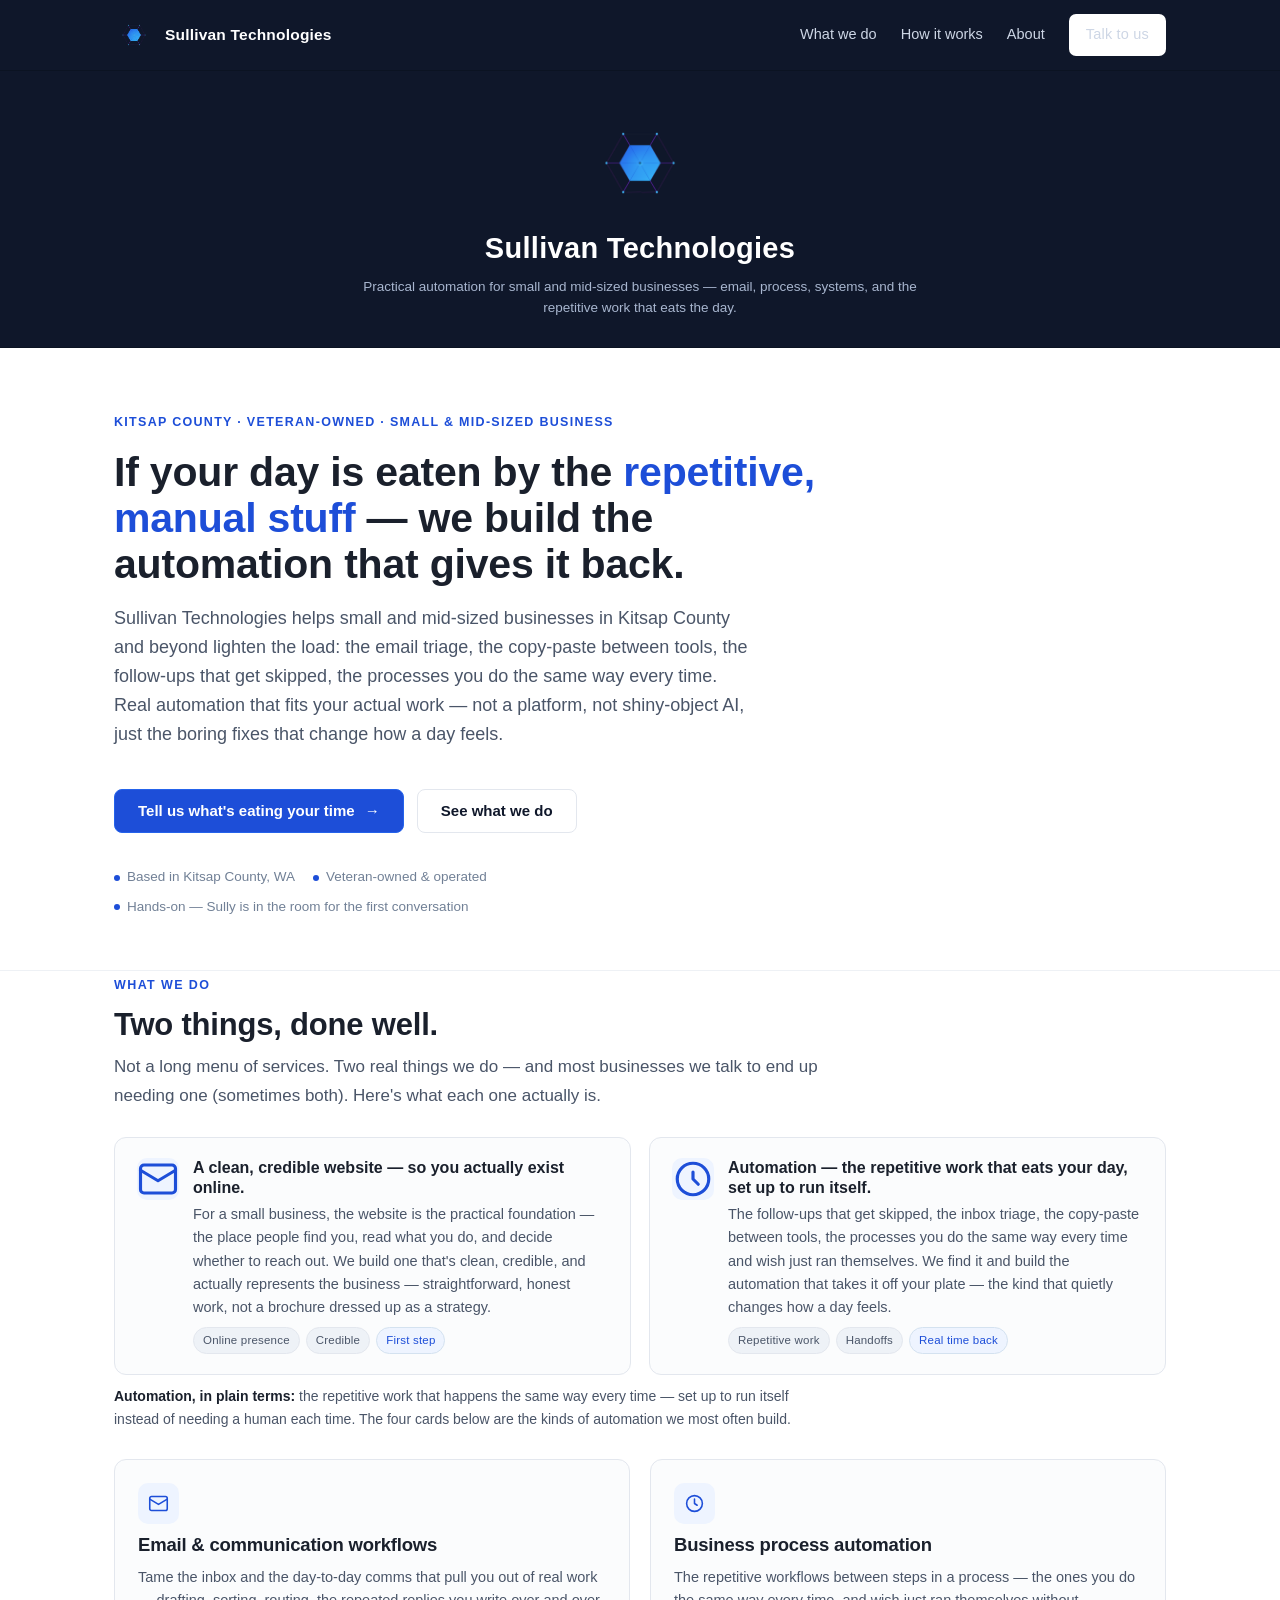
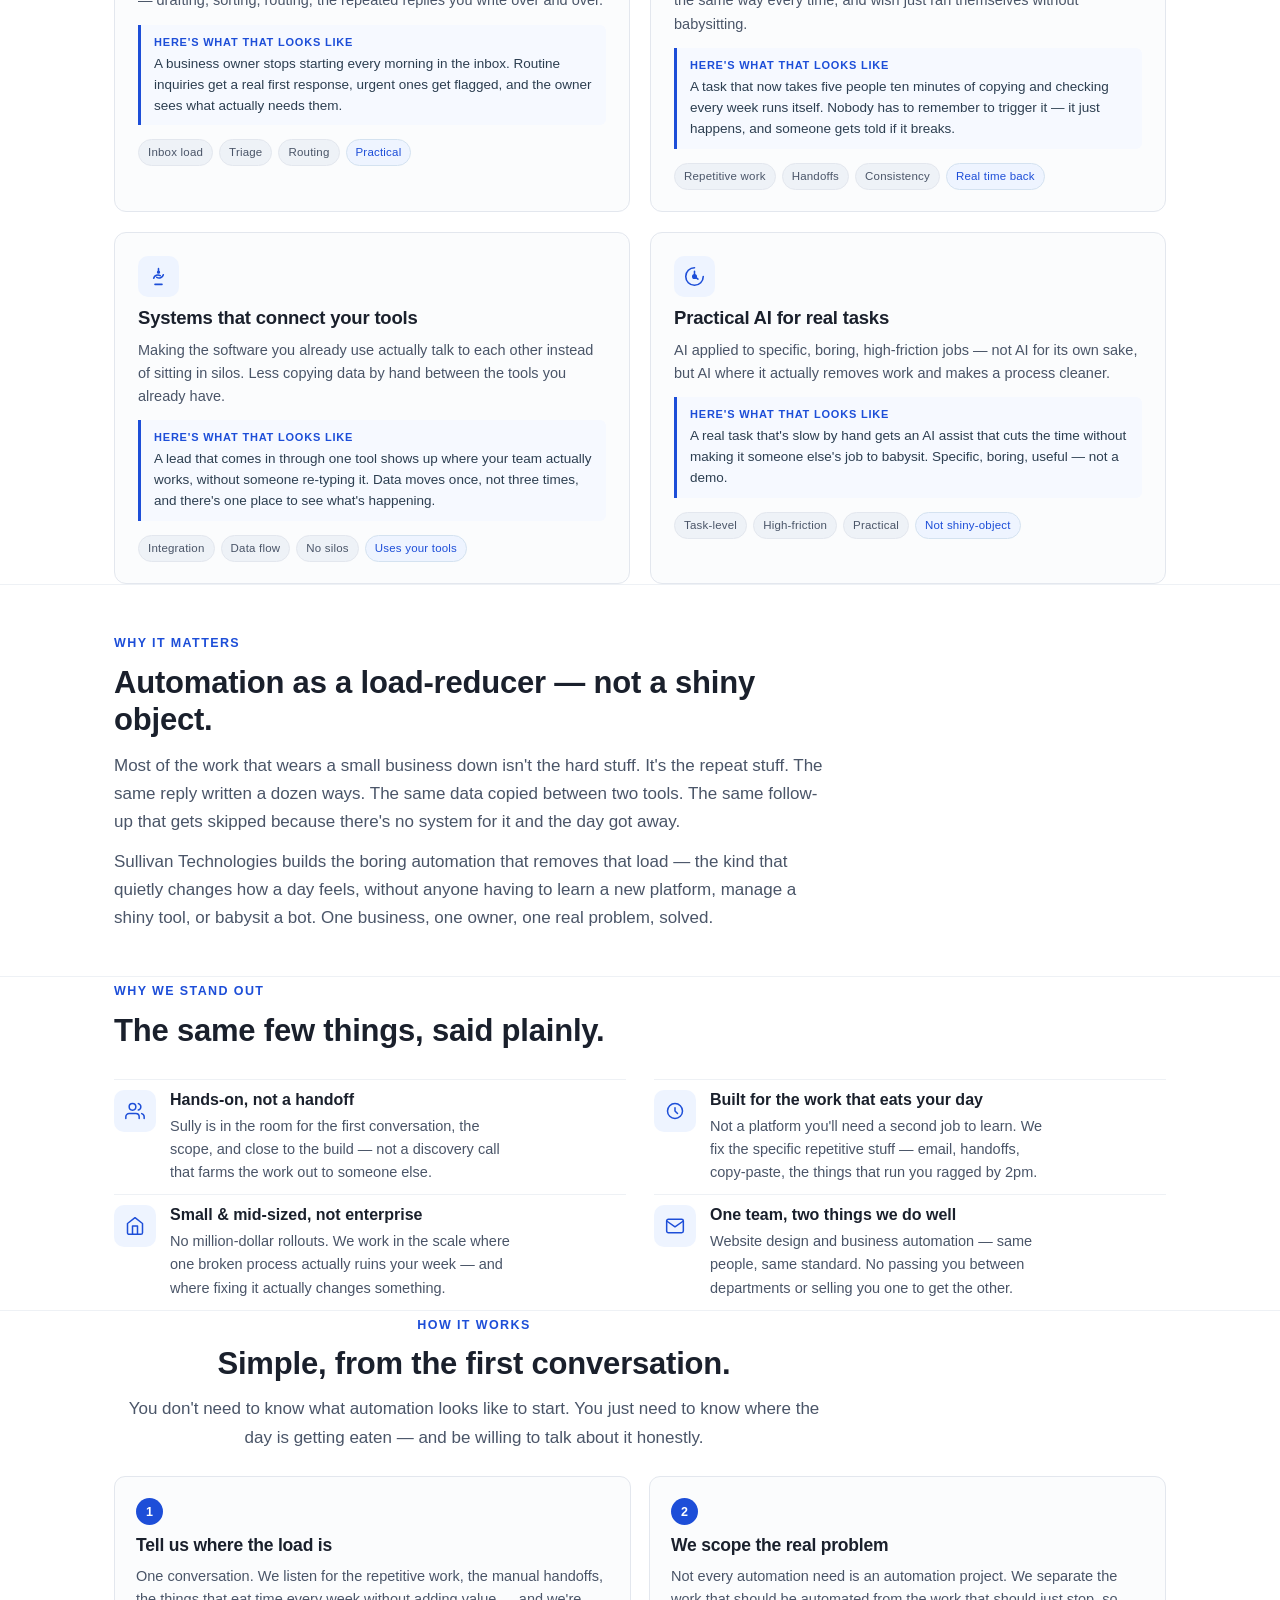
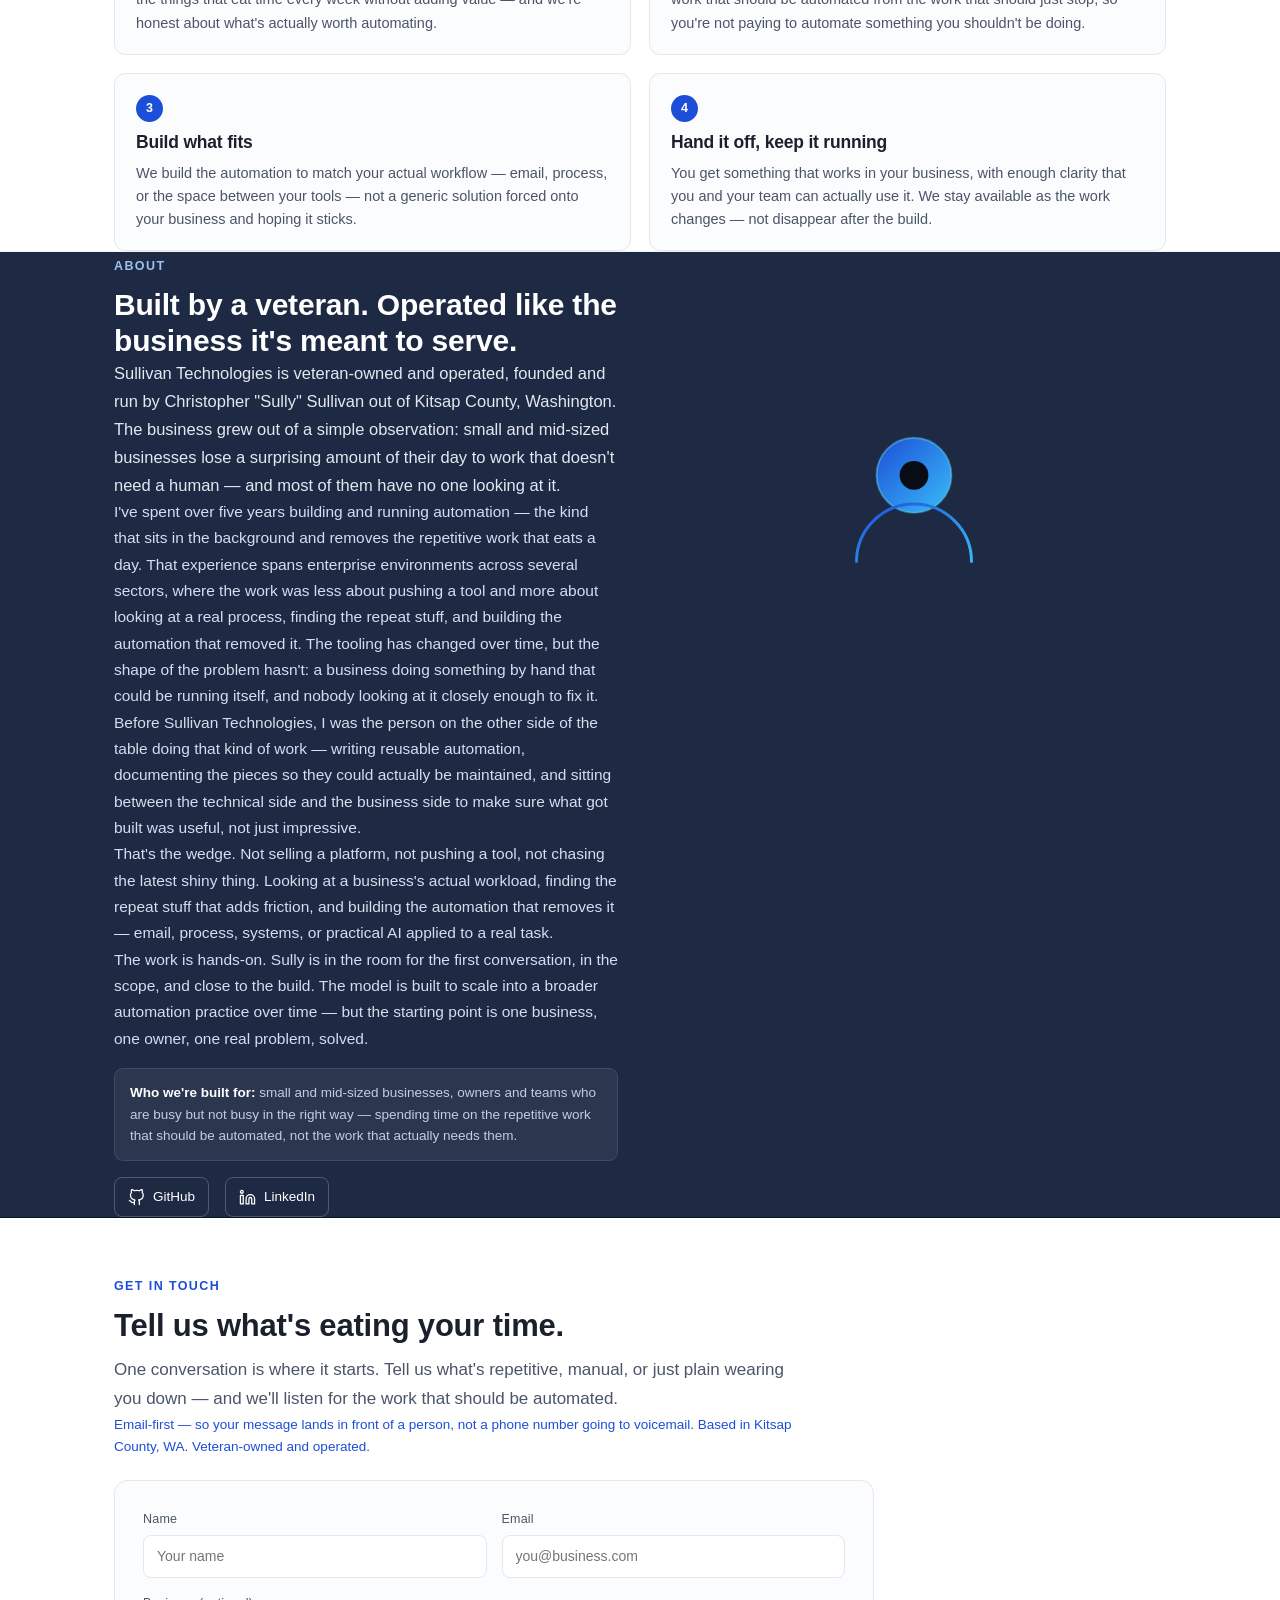
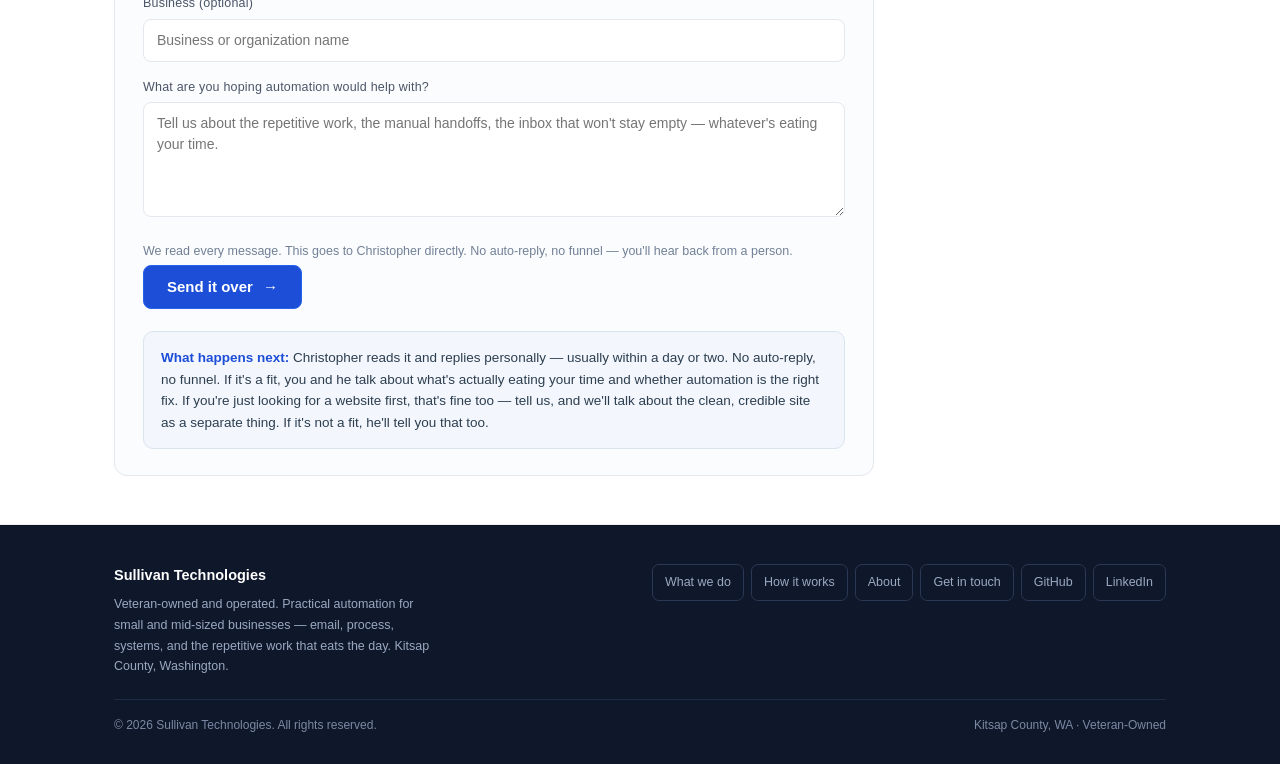
<file: index.html>
<!DOCTYPE html>
<html lang="en">
<head>
<meta charset="UTF-8">
<meta name="viewport" content="width=device-width, initial-scale=1.0">
<title>Sullivan Technologies — Practical Automation for Small &amp; Mid-Sized Business</title>
<meta name="description" content="Sullivan Technologies helps small and mid-sized businesses in Kitsap County cut the repetitive work that eats their day — email, process, systems, and practical AI. Veteran-owned and operated. Christopher Sully Sullivan.">
<link rel="icon" href="Logos/logo-mark.png" type="image/png">
<style>
:root{
  --bg:#f6f7f9;
  --bg-2:#ffffff;
  --panel:#ffffff;
  --line:#e3e7ee;
  --line-soft:#eef1f5;
  --navy:#0f172a;
  --navy-soft:#1e2a44;
  --blue:#1d4ed8;
  --blue-2:#2563eb;
  --text:#1a202c;
  --muted:#4a5568;
  --dim:#718096;
}
*{box-sizing:border-box;margin:0;padding:0}
html{scroll-behavior:smooth}
body{
  font-family:-apple-system,BlinkMacSystemFont,"Segoe UI",Roboto,"Helvetica Neue",Arial,sans-serif;
  background:var(--bg);color:var(--text);line-height:1.65;
  -webkit-font-smoothing:antialiased;overflow-x:hidden;
}
a{color:var(--blue);text-decoration:none}a:hover{color:var(--blue-2)}
.wrapper{max-width:1100px;margin:0 auto;padding:0 24px}
h1,h2,h3{font-weight:650;line-height:1.2;letter-spacing:-0.2px;color:var(--text)}
h1{font-size:40px}h2{font-size:31px}h3{font-size:19px}
.eyebrow{font-size:12.5px;font-weight:600;letter-spacing:1.4px;text-transform:uppercase;color:var(--blue);margin-bottom:10px;display:inline-block}
.lede{color:var(--muted);font-size:17px;line-height:1.7}

.site-header{background:var(--navy);border-bottom:1px solid #0b1322}
.header-inner{display:flex;align-items:center;justify-content:space-between;padding:14px 24px;max-width:1100px;margin:0 auto;gap:16px}
.brand-mark{display:flex;align-items:center;gap:11px}
.brand-mark img{width:40px;height:40px;flex-shrink:0;display:block}
.brand-mark span{font-size:15.5px;font-weight:650;color:#ffffff;letter-spacing:0.2px;line-height:1.1}
.nav-links{display:flex;align-items:center;gap:24px}
.nav-links a{color:#cdd6e5;font-size:14.5px;font-weight:500;transition:color .15s}
.nav-links a:hover{color:#ffffff}
.nav-cta{background:#ffffff;color:var(--navy);border-radius:7px;padding:9px 17px;font-size:14px;font-weight:600;letter-spacing:0.2px;transition:background .15s}
.nav-cta:hover{background:#e8edf5}

.brand-banner{background:var(--navy);border-bottom:1px solid #0b1322;padding:32px 0 28px}
.brand-banner-link{display:flex;flex-direction:column;align-items:center;justify-content:center;text-decoration:none;color:#ffffff;gap:9px}
.brand-banner-logo{width:120px;height:120px;flex-shrink:0;display:block;image-rendering:auto}
.brand-banner-name{font-size:29px;font-weight:650;letter-spacing:0.3px;text-align:center;line-height:1.15}
.brand-banner-sub{font-size:13.5px;color:#a8b6cf;text-align:center;max-width:560px;line-height:1.55;margin-top:3px}

.hero{background:#ffffff;padding:64px 0 52px;border-bottom:1px solid var(--line-soft);position:relative;overflow:hidden}
.hero-grid{display:flex;flex-direction:column;gap:17px;max-width:720px}
.hero-eyebrow{font-size:12.5px;font-weight:600;letter-spacing:1.3px;text-transform:uppercase;color:var(--blue);display:inline-block}
.hero h1{font-size:41px;line-height:1.12;max-width:760px}
.hero h1 .hl{color:var(--blue)}
.hero-sub{color:var(--muted);font-size:18px;line-height:1.6;max-width:640px}
.hero-meta{margin-top:16px;font-size:13.5px;color:var(--dim);display:flex;flex-wrap:wrap;gap:7px 18px;align-items:center}
.hero-meta .pip{display:inline-flex;align-items:center;gap:7px}
.hero-meta .pip .dot{width:6px;height:6px;border-radius:50%;background:var(--blue);display:inline-block}

/* rotating background accent behind the hero — subtle drift, not a content carousel */
.hero-rotate{position:absolute;inset:0;overflow:hidden;pointer-events:none;z-index:-1}
.hero-rotate .ring{position:absolute;border-radius:50%;border:1.6px solid rgba(56,189,248,0.19);box-sizing:border-box}
.hero-rotate .hex{position:absolute;opacity:0.22}
.hero-rotate .hex svg{display:block}
@keyframes hero-drift{0%{transform:translate(0,0) rotate(0)}100%{transform:translate(12px,-10px) rotate(280deg)}}
@keyframes hero-floatA{0%,100%{transform:translateY(0)}50%{transform:translateY(-14px)}}
@keyframes hero-floatB{0%,100%{transform:translateY(0)}50%{transform:translateY(10px)}}
.hero-rotate .ring.a{animation:hero-floatA 11s ease-in-out infinite}
.hero-rotate .ring.b{animation:hero-floatB 13s ease-in-out infinite}
.hero-rotate .hex.c{animation:hero-drift 26s linear infinite}
.hero-cta-row{display:flex;flex-wrap:wrap;gap:13px;margin-top:24px}
.btn{display:inline-block;text-align:center;font-weight:600;font-size:15px;padding:12px 23px;border-radius:8px;cursor:pointer;border:1px solid transparent;transition:background .15s,color .15s,border-color .15s;line-height:1.2}
.btn-primary{background:var(--blue);color:#fff;border-color:var(--blue-2)}
.btn-primary:hover{background:var(--blue-2);color:#fff}
.btn-ghost{background:transparent;color:var(--navy);border-color:var(--line)}
.btn-ghost:hover{border-color:var(--blue);color:var(--blue)}

section{background:#ffffff;border-bottom:1px solid var(--line-soft)}
.card-grid{display:grid;grid-template-columns:1fr 1fr;gap:20px;margin-top:28px}
.card{background:#fbfcfd;border:1px solid var(--line);border-radius:12px;padding:23px 23px 21px;display:flex;flex-direction:column;gap:9px;transition:border-color .15s,box-shadow .15s}
.card:hover{border-color:#cdd9ea;box-shadow:0 6px 18px rgba(15,23,42,0.05)}
.card .card-head{display:flex;flex-direction:column;gap:6px}
.card h3{font-size:18.5px;font-weight:650;color:var(--text);line-height:1.3}
.card-icon{width:41px;height:41px;border-radius:10px;background:#eef4ff;display:flex;align-items:center;justify-content:center;margin-bottom:3px;color:var(--blue)}
.card-icon svg{width:21px;height:21px;display:block}
.card p{font-size:14.5px;line-height:1.6;color:var(--muted)}
.card .example{margin-top:3px;padding:9px 13px;border-left:3px solid var(--blue);background:#f6f9ff;border-radius:0 6px 6px 0;font-size:13.5px;line-height:1.55;color:#2c3e50}
.card .example strong{display:block;font-size:11px;text-transform:uppercase;letter-spacing:0.8px;color:var(--blue);margin-bottom:3px;font-weight:700}
.card-tags{display:flex;flex-wrap:wrap;gap:6px;margin-top:5px}
.tag{background:#eef2f7;border:1px solid var(--line);color:var(--muted);font-size:11.5px;padding:3px 9px;border-radius:20px;letter-spacing:0.2px}
.tag.accent{background:#eef4ff;border-color:#d4e2f0;color:var(--blue)}

.small-section-pad{padding:44px 0}
.lead-body{max-width:720px;color:var(--muted);font-size:17px;line-height:1.65}

.steps{display:grid;grid-template-columns:1fr 1fr;gap:18px;margin-top:24px}
.step{background:#fbfcfd;border:1px solid var(--line);border-radius:11px;padding:21px 21px 19px;display:flex;flex-direction:column;gap:8px}
.step .num{width:27px;height:27px;border-radius:50%;background:var(--blue);color:#fff;display:flex;align-items:center;justify-content:center;font-size:12.5px;font-weight:700;margin-bottom:1px}
.step h3{font-size:17.5px;font-weight:650;color:var(--text);line-height:1.3}
.step p{font-size:14.5px;line-height:1.6;color:var(--muted)}

#about{background:var(--navy-soft);color:#e3e8f0;border-bottom:1px solid #0b1322}
#about .wrapper{color:#e3e8f0}
#about h2{color:#fff;font-size:30px}
#about .about-grid{display:grid;grid-template-columns:1fr 1fr;gap:44px;align-items:start}
#about .about-text .lede{max-width:100%}
#about .about-text p{font-size:15.5px;line-height:1.7;color:#d5ddee}
#about .about-text .lede{font-size:16.5px;color:#e3e8f0}
#about .about-extra{margin-top:16px;padding:13px 15px;border-radius:9px;background:rgba(255,255,255,0.06);border:1px solid rgba(255,255,255,0.10);font-size:13.5px;line-height:1.6;color:#c2cee0}
#about .about-extra strong{color:#fff}
#about .about-links{display:flex;gap:16px;margin-top:16px;flex-wrap:wrap}
#about .about-links a{color:#fff;text-decoration:none;font-size:13.5px;display:flex;align-items:center;gap:8px;padding:8px 13px;border:1px solid rgba(255,255,255,0.22);border-radius:8px;transition:background .15s,border-color .15s}
#about .about-links a:hover{background:rgba(255,255,255,0.10);border-color:rgba(255,255,255,0.4)}
#about .about-links svg{width:17px;height:17px;display:block;flex-shrink:0}
#about .about-image{width:100%;display:flex;justify-content:center;align-items:center;aspect-ratio:1}
#about .about-image svg{width:100%;height:100%;max-width:230px;max-height:230px}

#contact{background:#ffffff;border-bottom:1px solid var(--line-soft);padding:54px 0 48px}
.contact-wrap{max-width:760px}
.contact-intro{max-width:700px}
.contact-note{color:var(--blue);font-size:13.5px;margin-bottom:22px;font-weight:500}
.form-card{background:#fbfcfd;border:1px solid var(--line);border-radius:13px;padding:28px 28px 26px}
.field-row{display:grid;grid-template-columns:1fr 1fr;gap:15px}
.field{margin-bottom:15px}
.field label{display:block;font-size:12.5px;color:var(--muted);margin-bottom:5px;letter-spacing:0.2px;font-weight:500}
.field input,.field textarea{width:100%;background:#fff;border:1px solid var(--line);border-radius:8px;padding:10px 13px;color:var(--text);font-size:14px;font-family:inherit;line-height:1.5;transition:border-color .15s,box-shadow .15s}
.field textarea{resize:vertical;min-height:115px}
.field input:focus,.field textarea:focus{outline:none;border-color:var(--blue);box-shadow:0 0 0 3px rgba(37,99,235,0.12)}
.form-note-bottom{margin:0;color:var(--dim);font-size:12.5px;line-height:1.55;margin-top:16px}
.form-submit{margin-top:4px}
.what-next{margin-top:22px;padding:15px 17px;border-radius:10px;background:#f3f6fc;border:1px solid #dce4f0;font-size:13.5px;line-height:1.6;color:#2c3e50}
.what-next strong{color:var(--blue)}

.site-footer{background:var(--navy);color:#a8b6cf;padding:38px 0 28px;border-top:1px solid #0b1322}
.footer-grid{display:flex;flex-wrap:wrap;justify-content:space-between;gap:22px;align-items:flex-start}
.footer-brand{max-width:340px}
.footer-brand .brand-name{font-size:14.5px;color:#fff;font-weight:650}
.footer-brand p{font-size:12.5px;line-height:1.65;margin-top:6px;color:#9aa9c2;max-width:320px}
.footer-links{display:flex;flex-wrap:wrap;gap:7px}
.footer-links a{color:#9aa9c2;font-size:12.5px;border:1px solid #2a3854;padding:7px 12px;border-radius:7px;transition:border-color .15s,color .15s}
.footer-links a:hover{border-color:#4a6491;color:#fff}
.footer-bottom{width:100%;margin-top:22px;padding-top:16px;border-top:1px solid #1d2a44;display:flex;flex-wrap:wrap;justify-content:space-between;gap:10px;color:#7c89a3;font-size:12px}

@media (max-width:760px){
  .nav-links{display:none}
  .hero{padding:42px 0 36px}
  .hero h1{font-size:31px}
  .hero-sub{font-size:16px}
  .section-pad{padding:50px 0}
  .about-grid{grid-template-columns:1fr;gap:28px}
  .card-grid{grid-template-columns:1fr;gap:16px}
  .steps{grid-template-columns:1fr;gap:14px}
  .field-row{grid-template-columns:1fr}
  .form-card{padding:22px 18px}
  .footer-grid{flex-direction:column;gap:16px}
  .brand-banner-name{font-size:25px}
  .brand-banner-logo{width:104px;height:104px}
}
</style>
</head>
<body>

<header class="site-header">
  <div class="header-inner">
    <div class="brand-mark">
      <img src="Logos/logo-mark.png" alt="Sullivan Technologies">
      <span>Sullivan Technologies</span>
    </div>
    <nav class="nav-links" aria-label="Primary">
      <a href="#what">What we do</a>
      <a href="#how">How it works</a>
      <a href="#about">About</a>
      <a href="#contact" class="nav-cta">Talk to us</a>
    </nav>
  </div>
</header>

<section class="brand-banner">
  <div class="wrapper">
    <a href="#top" class="brand-banner-link" aria-label="Sullivan Technologies home">
      <img class="brand-banner-logo" src="Logos/logo-mark.png" alt="Sullivan Technologies">
      <span class="brand-banner-name">Sullivan Technologies</span>
      <span class="brand-banner-sub">Practical automation for small and mid-sized businesses — email, process, systems, and the repetitive work that eats the day.</span>
    </a>
  </div>
</section>

<main id="top">
<section class="hero">
  <div class="hero-rotate" aria-hidden="true">
    <div class="ring a" style="width:540px;height:540px;top:-120px;right:-120px"></div>
    <div class="ring b" style="width:360px;height:360px;bottom:-80px;left:-80px"></div>
    <div class="hex c" style="width:150px;height:150px;top:50%;left:50%;transform:translate(-50%,-50%);animation-delay:-6s">
      <svg viewBox="0 0 100 100" width="100%" height="100%">
        <polygon points="50,8 90,27 90,73 50,92 10,73 10,27" fill="none" stroke="#38bdf8" stroke-width="1" stroke-linejoin="round"/>
        <polygon points="50,24 75,38 75,62 50,76 25,62 25,38" fill="none" stroke="#38bdf8" stroke-width="0.9" stroke-opacity="0.7" stroke-linejoin="round"/>
        <circle cx="50" cy="50" r="3" fill="#38bdf8"/>
      </svg>
    </div>
  </div>
  <div class="wrapper">
    <div class="hero-grid">
      <span class="hero-eyebrow">Kitsap County &middot; Veteran-Owned &middot; Small &amp; Mid-Sized Business</span>
      <h1>If your day is eaten by the <span class="hl">repetitive, manual stuff</span> — we build the automation that gives it back.</h1>
      <p class="hero-sub">
        Sullivan Technologies helps small and mid-sized businesses in Kitsap County and beyond lighten the load:
        the email triage, the copy-paste between tools, the follow-ups that get skipped, the processes you do
        the same way every time. Real automation that fits your actual work — not a platform, not shiny-object AI,
        just the boring fixes that change how a day feels.
      </p>
      <div class="hero-cta-row">
        <a href="#contact" class="btn btn-primary">Tell us what's eating your time <span style="margin-left:6px">&rarr;</span></a>
        <a href="#what" class="btn btn-ghost">See what we do</a>
      </div>
      <div class="hero-meta">
        <span class="pip"><span class="dot"></span>Based in Kitsap County, WA</span>
        <span class="pip"><span class="dot"></span>Veteran-owned &amp; operated</span>
        <span class="pip"><span class="dot"></span>Hands-on — Sully is in the room for the first conversation</span>
      </div>
    </div>
  </div>
</section>

<section id="what" class="section-pad">
  <div class="wrapper">
    <div style="max-width:720px">
      <span class="eyebrow">What we do</span>
      <h2>Two things, done well.</h2>
      <p class="lede" style="margin-top:10px">
        Not a long menu of services. Two real things we do — and most businesses we talk to end up needing one
        (sometimes both). Here's what each one actually is.
      </p>
    </div>

    <!-- Website offering — first, as its own real thing -->
    <div style="margin-top:26px;display:grid;grid-template-columns:1fr 1fr;gap:18px">
      <div style="background:#fbfcfd;border:1px solid var(--line);border-radius:12px;padding:20px 22px;display:flex;gap:14px;align-items:flex-start">
        <div style="width:42px;height:42px;border-radius:10px;background:#eef4ff;display:flex;align-items:center;justify-content:center;color:var(--blue);flex-shrink:0">
          <svg viewBox="0 0 24 24" fill="none" stroke="currentColor" stroke-width="1.8" stroke-linecap="round" stroke-linejoin="round">
            <rect x="2" y="4" width="20" height="16" rx="2"/>
            <path d="M2 7l10 6 10-6"/>
          </svg>
        </div>
        <div>
          <div style="font-size:16px;font-weight:650;color:var(--text);line-height:1.3;margin-bottom:4px">A clean, credible website — so you actually exist online.</div>
          <div style="font-size:14.5px;color:var(--muted);line-height:1.6;max-width:420px">
            For a small business, the website is the practical foundation — the place people find you, read what you do, and decide whether to reach out. We build one that's clean, credible, and actually represents the business — straightforward, honest work, not a brochure dressed up as a strategy.
          </div>
          <div class="card-tags" style="margin-top:8px">
            <span class="tag">Online presence</span>
            <span class="tag">Credible</span>
            <span class="tag accent">First step</span>
          </div>
        </div>
      </div>

      <div style="background:#fbfcfd;border:1px solid var(--line);border-radius:12px;padding:20px 22px;display:flex;gap:14px;align-items:flex-start">
        <div style="width:42px;height:42px;border-radius:10px;background:#eef4ff;display:flex;align-items:center;justify-content:center;color:var(--blue);flex-shrink:0">
          <svg viewBox="0 0 24 24" fill="none" stroke="currentColor" stroke-width="1.8" stroke-linecap="round" stroke-linejoin="round">
            <circle cx="12" cy="12" r="9"/>
            <path d="M12 8v4l3 3"/>
          </svg>
        </div>
        <div>
          <div style="font-size:16px;font-weight:650;color:var(--text);line-height:1.3;margin-bottom:4px">Automation — the repetitive work that eats your day, set up to run itself.</div>
          <div style="font-size:14.5px;color:var(--muted);line-height:1.6;max-width:420px">
            The follow-ups that get skipped, the inbox triage, the copy-paste between tools, the processes you do the same way every time and wish just ran themselves. We find it and build the automation that takes it off your plate — the kind that quietly changes how a day feels.
          </div>
          <div class="card-tags" style="margin-top:8px">
            <span class="tag">Repetitive work</span>
            <span class="tag">Handoffs</span>
            <span class="tag accent">Real time back</span>
          </div>
        </div>
      </div>
    </div>

    <!-- Plain-language automation definition + lead into the 4 automation cards -->
    <div style="margin-top:10px;font-size:14px;color:var(--muted);line-height:1.65;max-width:720px">
      <strong style="color:var(--text)">Automation, in plain terms:</strong> the repetitive work that happens the same way every time — set up to run itself instead of needing a human each time. The four cards below are the kinds of automation we most often build.
    </div>

    <div class="card-grid">

      <div class="card">
        <div class="card-head">
          <div class="card-icon">
            <svg viewBox="0 0 24 24" fill="none" stroke="currentColor" stroke-width="1.8" stroke-linecap="round" stroke-linejoin="round">
              <rect x="2" y="4" width="20" height="16" rx="2"/>
              <path d="M2 7l10 6 10-6"/>
            </svg>
          </div>
          <h3>Email &amp; communication workflows</h3>
        </div>
        <p>Tame the inbox and the day-to-day comms that pull you out of real work — drafting, sorting, routing, the repeated replies you write over and over.</p>
        <div class="example">
          <strong>Here's what that looks like</strong>
          A business owner stops starting every morning in the inbox. Routine inquiries get a real first response, urgent ones get flagged, and the owner sees what actually needs them.
        </div>
        <div class="card-tags">
          <span class="tag">Inbox load</span>
          <span class="tag">Triage</span>
          <span class="tag">Routing</span>
          <span class="tag accent">Practical</span>
        </div>
      </div>

      <div class="card">
        <div class="card-head">
          <div class="card-icon">
            <svg viewBox="0 0 24 24" fill="none" stroke="currentColor" stroke-width="1.8" stroke-linecap="round" stroke-linejoin="round">
              <circle cx="12" cy="12" r="9"/>
              <path d="M12 7v5l3 2"/>
            </svg>
          </div>
          <h3>Business process automation</h3>
        </div>
        <p>The repetitive workflows between steps in a process — the ones you do the same way every time, and wish just ran themselves without babysitting.</p>
        <div class="example">
          <strong>Here's what that looks like</strong>
          A task that now takes five people ten minutes of copying and checking every week runs itself. Nobody has to remember to trigger it — it just happens, and someone gets told if it breaks.
        </div>
        <div class="card-tags">
          <span class="tag">Repetitive work</span>
          <span class="tag">Handoffs</span>
          <span class="tag">Consistency</span>
          <span class="tag accent">Real time back</span>
        </div>
      </div>

      <div class="card">
        <div class="card-head">
          <div class="card-icon">
            <svg viewBox="0 0 24 24" fill="none" stroke="currentColor" stroke-width="1.8" stroke-linecap="round" stroke-linejoin="round">
              <path d="M10 13a5 5 0 0 0 7.5-3M14 11a5 5 0 0 0-7.5 3"/>
              <path d="M8 21h8"/>
              <path d="M12 3v2"/>
              <circle cx="12" cy="7" r="1" fill="currentColor"/>
            </svg>
          </div>
          <h3>Systems that connect your tools</h3>
        </div>
        <p>Making the software you already use actually talk to each other instead of sitting in silos. Less copying data by hand between the tools you already have.</p>
        <div class="example">
          <strong>Here's what that looks like</strong>
          A lead that comes in through one tool shows up where your team actually works, without someone re-typing it. Data moves once, not three times, and there's one place to see what's happening.
        </div>
        <div class="card-tags">
          <span class="tag">Integration</span>
          <span class="tag">Data flow</span>
          <span class="tag">No silos</span>
          <span class="tag accent">Uses your tools</span>
        </div>
      </div>

      <div class="card">
        <div class="card-head">
          <div class="card-icon">
            <svg viewBox="0 0 24 24" fill="none" stroke="currentColor" stroke-width="1.8" stroke-linecap="round" stroke-linejoin="round">
              <path d="M12 2a10 10 0 1 0 10 10"/>
              <path d="M12 6v6l4 3"/>
              <circle cx="12" cy="12" r="2" fill="currentColor"/>
            </svg>
          </div>
          <h3>Practical AI for real tasks</h3>
        </div>
        <p>AI applied to specific, boring, high-friction jobs — not AI for its own sake, but AI where it actually removes work and makes a process cleaner.</p>
        <div class="example">
          <strong>Here's what that looks like</strong>
          A real task that's slow by hand gets an AI assist that cuts the time without making it someone else's job to babysit. Specific, boring, useful — not a demo.
        </div>
        <div class="card-tags">
          <span class="tag">Task-level</span>
          <span class="tag">High-friction</span>
          <span class="tag">Practical</span>
          <span class="tag accent">Not shiny-object</span>
        </div>
      </div>

    </div>
  </div>
</section>

<section id="why" class="small-section-pad">
  <div class="wrapper">
    <div style="max-width:720px">
      <span class="eyebrow">Why it matters</span>
      <h2>Automation as a load-reducer — not a shiny object.</h2>
    </div>
    <div class="lead-body" style="margin-top:14px">
      Most of the work that wears a small business down isn't the hard stuff. It's the repeat stuff.
      The same reply written a dozen ways. The same data copied between two tools. The same follow-up
      that gets skipped because there's no system for it and the day got away.
    </div>
    <div class="lead-body" style="margin-top:12px">
      Sullivan Technologies builds the boring automation that removes that load — the kind that quietly
      changes how a day feels, without anyone having to learn a new platform, manage a shiny tool, or
      babysit a bot. One business, one owner, one real problem, solved.
    </div>
  </div>
</section>


<section id="outstand" class="section-pad">
  <div class="wrapper">
    <div style="max-width:760px">
      <span class="eyebrow">Why we stand out</span>
      <h2>The same few things, said plainly.</h2>
    </div>
    <div style="margin-top:30px;display:grid;grid-template-columns:1fr 1fr;gap:0 28px">

      <div style="display:flex;gap:14px;padding:10px 0;border-top:1px solid var(--line-soft)">
        <div style="width:42px;flex-shrink:0;height:42px;border-radius:10px;background:#eef4ff;display:flex;align-items:center;justify-content:center;color:var(--blue);flex:0 0 auto">
          <svg viewBox="0 0 24 24" width="20" height="20" fill="none" stroke="currentColor" stroke-width="1.8" stroke-linecap="round" stroke-linejoin="round">
            <path d="M17 21v-2a4 4 0 0 0-4-4H5a4 4 0 0 0-4 4v2"/>
            <circle cx="9" cy="7" r="4"/>
            <path d="M23 21v-2a4 4 0 0 0-3-3.87"/>
            <path d="M16 3.13a4 4 0 0 1 0 7.75"/>
          </svg>
        </div>
        <div>
          <div style="font-size:16px;font-weight:650;color:var(--text);line-height:1.3;margin-bottom:4px">Hands-on, not a handoff</div>
          <div style="font-size:14.5px;color:var(--muted);line-height:1.6;max-width:340px">Sully is in the room for the first conversation, the scope, and close to the build — not a discovery call that farms the work out to someone else.</div>
        </div>
      </div>

      <div style="display:flex;gap:14px;padding:10px 0;border-top:1px solid var(--line-soft)">
        <div style="width:42px;flex-shrink:0;height:42px;border-radius:10px;background:#eef4ff;display:flex;align-items:center;justify-content:center;color:var(--blue);flex:0 0 auto">
          <svg viewBox="0 0 24 24" width="20" height="20" fill="none" stroke="currentColor" stroke-width="1.8" stroke-linecap="round" stroke-linejoin="round">
            <circle cx="12" cy="12" r="9"/>
            <path d="M12 8v4l3 3"/>
          </svg>
        </div>
        <div>
          <div style="font-size:16px;font-weight:650;color:var(--text);line-height:1.3;margin-bottom:4px">Built for the work that eats your day</div>
          <div style="font-size:14.5px;color:var(--muted);line-height:1.6;max-width:340px">Not a platform you'll need a second job to learn. We fix the specific repetitive stuff — email, handoffs, copy-paste, the things that run you ragged by 2pm.</div>
        </div>
      </div>

      <div style="display:flex;gap:14px;padding:10px 0;border-top:1px solid var(--line-soft)">
        <div style="width:42px;flex-shrink:0;height:42px;border-radius:10px;background:#eef4ff;display:flex;align-items:center;justify-content:center;color:var(--blue);flex:0 0 auto">
          <svg viewBox="0 0 24 24" width="20" height="20" fill="none" stroke="currentColor" stroke-width="1.8" stroke-linecap="round" stroke-linejoin="round">
            <path d="M3 9l9-7 9 7v11a2 2 0 0 1-2 2H5a2 2 0 0 1-2-2z"/>
            <polyline points="9 22 9 12 15 12 15 22"/>
          </svg>
        </div>
        <div>
          <div style="font-size:16px;font-weight:650;color:var(--text);line-height:1.3;margin-bottom:4px">Small &amp; mid-sized, not enterprise</div>
          <div style="font-size:14.5px;color:var(--muted);line-height:1.6;max-width:340px">No million-dollar rollouts. We work in the scale where one broken process actually ruins your week — and where fixing it actually changes something.</div>
        </div>
      </div>

      <div style="display:flex;gap:14px;padding:10px 0;border-top:1px solid var(--line-soft)">
        <div style="width:42px;flex-shrink:0;height:42px;border-radius:10px;background:#eef4ff;display:flex;align-items:center;justify-content:center;color:var(--blue);flex:0 0 auto">
          <svg viewBox="0 0 24 24" width="20" height="20" fill="none" stroke="currentColor" stroke-width="1.8" stroke-linecap="round" stroke-linejoin="round">
            <path d="M4 4h16c1.1 0 2 .9 2 2v12c0 1.1-.9 2-2 2H4c-1.1 0-2-.9-2-2V6c0-1.1.9-2 2-2z"/>
            <polyline points="22 6 12 13 2 6"/>
          </svg>
        </div>
        <div>
          <div style="font-size:16px;font-weight:650;color:var(--text);line-height:1.3;margin-bottom:4px">One team, two things we do well</div>
          <div style="font-size:14.5px;color:var(--muted);line-height:1.6;max-width:340px">Website design and business automation — same people, same standard. No passing you between departments or selling you one to get the other.</div>
        </div>
      </div>

    </div>
  </div>
</section>

<section id="how" class="section-pad">
  <div class="wrapper">
    <div style="max-width:720px;text-align:center">
      <span class="eyebrow">How it works</span>
      <h2>Simple, from the first conversation.</h2>
      <p class="lede" style="margin-top:12px;margin-left:auto;margin-right:auto">
        You don't need to know what automation looks like to start. You just need to know where the day is
        getting eaten — and be willing to talk about it honestly.
      </p>
    </div>
    <div class="steps">
      <div class="step">
        <div class="num">1</div>
        <h3>Tell us where the load is</h3>
        <p>One conversation. We listen for the repetitive work, the manual handoffs, the things that eat time every week without adding value — and we're honest about what's actually worth automating.</p>
      </div>
      <div class="step">
        <div class="num">2</div>
        <h3>We scope the real problem</h3>
        <p>Not every automation need is an automation project. We separate the work that should be automated from the work that should just stop, so you're not paying to automate something you shouldn't be doing.</p>
      </div>
      <div class="step">
        <div class="num">3</div>
        <h3>Build what fits</h3>
        <p>We build the automation to match your actual workflow — email, process, or the space between your tools — not a generic solution forced onto your business and hoping it sticks.</p>
      </div>
      <div class="step">
        <div class="num">4</div>
        <h3>Hand it off, keep it running</h3>
        <p>You get something that works in your business, with enough clarity that you and your team can actually use it. We stay available as the work changes — not disappear after the build.</p>
      </div>
    </div>
  </div>
</section>

<section id="about">
  <div class="wrapper">
    <div class="about-grid">
      <div class="about-text">
        <span class="eyebrow" style="color:#9ec1f0">About</span>
        <h2>Built by a veteran. Operated like the business it's meant to serve.</h2>
        <p class="lede">
          Sullivan Technologies is veteran-owned and operated, founded and run by Christopher
          "Sully" Sullivan out of Kitsap County, Washington. The business grew out of a simple
          observation: small and mid-sized businesses lose a surprising amount of their day to
          work that doesn't need a human — and most of them have no one looking at it.
        </p>
        <p>
          I've spent over five years building and running automation — the kind that sits in the
          background and removes the repetitive work that eats a day. That experience spans enterprise
          environments across several sectors, where the work was less about pushing a tool and more about
          looking at a real process, finding the repeat stuff, and building the automation that removed it.
          The tooling has changed over time, but the shape of the problem hasn't: a business doing something
          by hand that could be running itself, and nobody looking at it closely enough to fix it. Before
          Sullivan Technologies, I was the person on the other side of the table doing that kind of work —
          writing reusable automation, documenting the pieces so they could actually be maintained, and
          sitting between the technical side and the business side to make sure what got built was useful,
          not just impressive.
        </p>
        <p>
          That's the wedge. Not selling a platform, not pushing a tool, not chasing the latest
          shiny thing. Looking at a business's actual workload, finding the repeat stuff that adds
          friction, and building the automation that removes it — email, process, systems, or
          practical AI applied to a real task.
        </p>
        <p>
          The work is hands-on. Sully is in the room for the first conversation, in the scope,
          and close to the build. The model is built to scale into a broader automation practice
          over time — but the starting point is one business, one owner, one real problem, solved.
        </p>
        <div class="about-extra">
          <strong>Who we're built for:</strong> small and mid-sized businesses, owners and teams
          who are busy but not busy in the right way — spending time on the repetitive work that
          should be automated, not the work that actually needs them.
        </div>
        <div class="about-links">
          <a href="https://github.com/csullivan-02/Projects" target="_blank" rel="noopener">
            <svg viewBox="0 0 24 24" fill="none" stroke="currentColor" stroke-width="1.8" stroke-linecap="round" stroke-linejoin="round">
              <path d="M9 19c-5 1.5-5-2.5-7-3m14 6v-3.87a3.37 3.37 0 0 0-.94-2.61c3.14-.35 6.44-1.54 6.44-7A5.44 5.44 0 0 0 20 4.77 5.07 5.07 0 0 0 19.91 1S18.73.65 16 2.48a13.38 13.38 0 0 0-7 0C6.27.65 5.09 1 5.09 1A5.07 5.07 0 0 0 5 4.77a5.44 5.44 0 0 0-1.5 3.78c0 5.42 3.3 6.61 6.44 7A3.37 3.37 0 0 0 9 18.13V22"/>
            </svg>
            GitHub
          </a>
          <a href="https://www.linkedin.com/in/christopher-sullivan-7355572a" target="_blank" rel="noopener">
            <svg viewBox="0 0 24 24" fill="none" stroke="currentColor" stroke-width="1.8" stroke-linecap="round" stroke-linejoin="round">
              <path d="M16 8a6 6 0 0 1 6 6v7h-4v-7a2 2 0 0 0-2-2 2 2 0 0 0-2 2v7h-4v-7a6 6 0 0 1 6-6z"/>
              <rect x="2" y="9" width="4" height="12"/>
              <circle cx="4" cy="4" r="2"/>
            </svg>
            LinkedIn
          </a>
        </div>
      </div>
      <div class="about-image">
        <svg viewBox="0 0 160 160" fill="none" xmlns="http://www.w3.org/2000/svg" aria-hidden="true">
          <defs>
            <linearGradient id="about-grad" x1="0" y1="0" x2="1" y2="1">
              <stop offset="0%" stop-color="#1d4ed8"/>
              <stop offset="100%" stop-color="#38bdf8"/>
            </linearGradient>
          </defs>
          <circle cx="80" cy="60" r="26" fill="url(#about-grad)" stroke="#38bdf8" stroke-width="1.5" stroke-opacity="0.4"/>
          <circle cx="80" cy="60" r="26" fill="none" stroke="#ffffff" stroke-width="0.6" opacity="0.25"/>
          <circle cx="80" cy="60" r="10" fill="#080c14"/>
          <path d="M40 120c0-22 18-40 40-40s40 18 40 40" fill="none" stroke="url(#about-grad)" stroke-width="2" stroke-linecap="round"/>
        </svg>
      </div>
    </div>
  </div>
</section>

<section id="contact">
  <div class="wrapper">
    <div class="contact-wrap">
      <div class="contact-intro">
        <span class="eyebrow">Get in touch</span>
        <h2>Tell us what's eating your time.</h2>
        <p class="lede" style="margin-top:12px">
          One conversation is where it starts. Tell us what's repetitive, manual, or just plain
          wearing you down — and we'll listen for the work that should be automated.
        </p>
        <p class="contact-note">
          Email-first — so your message lands in front of a person, not a phone number going to voicemail.
          Based in Kitsap County, WA. Veteran-owned and operated.
        </p>
      </div>

      <div class="form-card">
        <form action="https://formspree.io/f/xkjgnlek" method="POST">
          <div class="field-row">
            <div class="field">
              <label for="name">Name</label>
              <input type="text" id="name" name="name" required placeholder="Your name">
            </div>
            <div class="field">
              <label for="email">Email</label>
              <input type="email" id="email" name="email" required placeholder="you@business.com">
            </div>
          </div>
          <div class="field">
            <label for="business">Business (optional)</label>
            <input type="text" id="business" name="business" placeholder="Business or organization name">
          </div>
          <div class="field">
            <label for="what">What are you hoping automation would help with?</label>
            <textarea id="what" name="what" required placeholder="Tell us about the repetitive work, the manual handoffs, the inbox that won't stay empty — whatever's eating your time."></textarea>
          </div>
          <p class="form-note-bottom">
            We read every message. This goes to Christopher directly. No auto-reply, no funnel —
            you'll hear back from a person.
          </p>
          <button type="submit" class="btn btn-primary form-submit">Send it over <span style="margin-left:6px">&rarr;</span></button>
        </form>

        <div class="what-next">
          <strong>What happens next:</strong> Christopher reads it and replies personally — usually within a day or two. No auto-reply, no funnel. If it's a fit, you and he talk about what's actually eating your time and whether automation is the right fix. If you're just looking for a website first, that's fine too — tell us, and we'll talk about the clean, credible site as a separate thing. If it's not a fit, he'll tell you that too.
        </div>
      </div>
    </div>
  </div>
</section>
</main>

<footer class="site-footer">
  <div class="wrapper">
    <div class="footer-grid">
      <div class="footer-brand">
        <div class="brand-name">Sullivan Technologies</div>
        <p>Veteran-owned and operated. Practical automation for small and mid-sized businesses — email, process, systems, and the repetitive work that eats the day. Kitsap County, Washington.</p>
      </div>
      <div class="footer-links">
        <a href="#what">What we do</a>
        <a href="#how">How it works</a>
        <a href="#about">About</a>
        <a href="#contact">Get in touch</a>
        <a href="https://github.com/csullivan-02/Projects" target="_blank" rel="noopener">GitHub</a>
        <a href="https://www.linkedin.com/in/christopher-sullivan-7355572a" target="_blank" rel="noopener">LinkedIn</a>
      </div>
    </div>
    <div class="footer-bottom">
      <span>&copy; <span id="year">2026</span> Sullivan Technologies. All rights reserved.</span>
      <span>Kitsap County, WA &middot; Veteran-Owned</span>
    </div>
  </div>
</footer>

<script>
  document.getElementById('year').textContent = new Date().getFullYear();
</script>
</body>
</html>
</file>
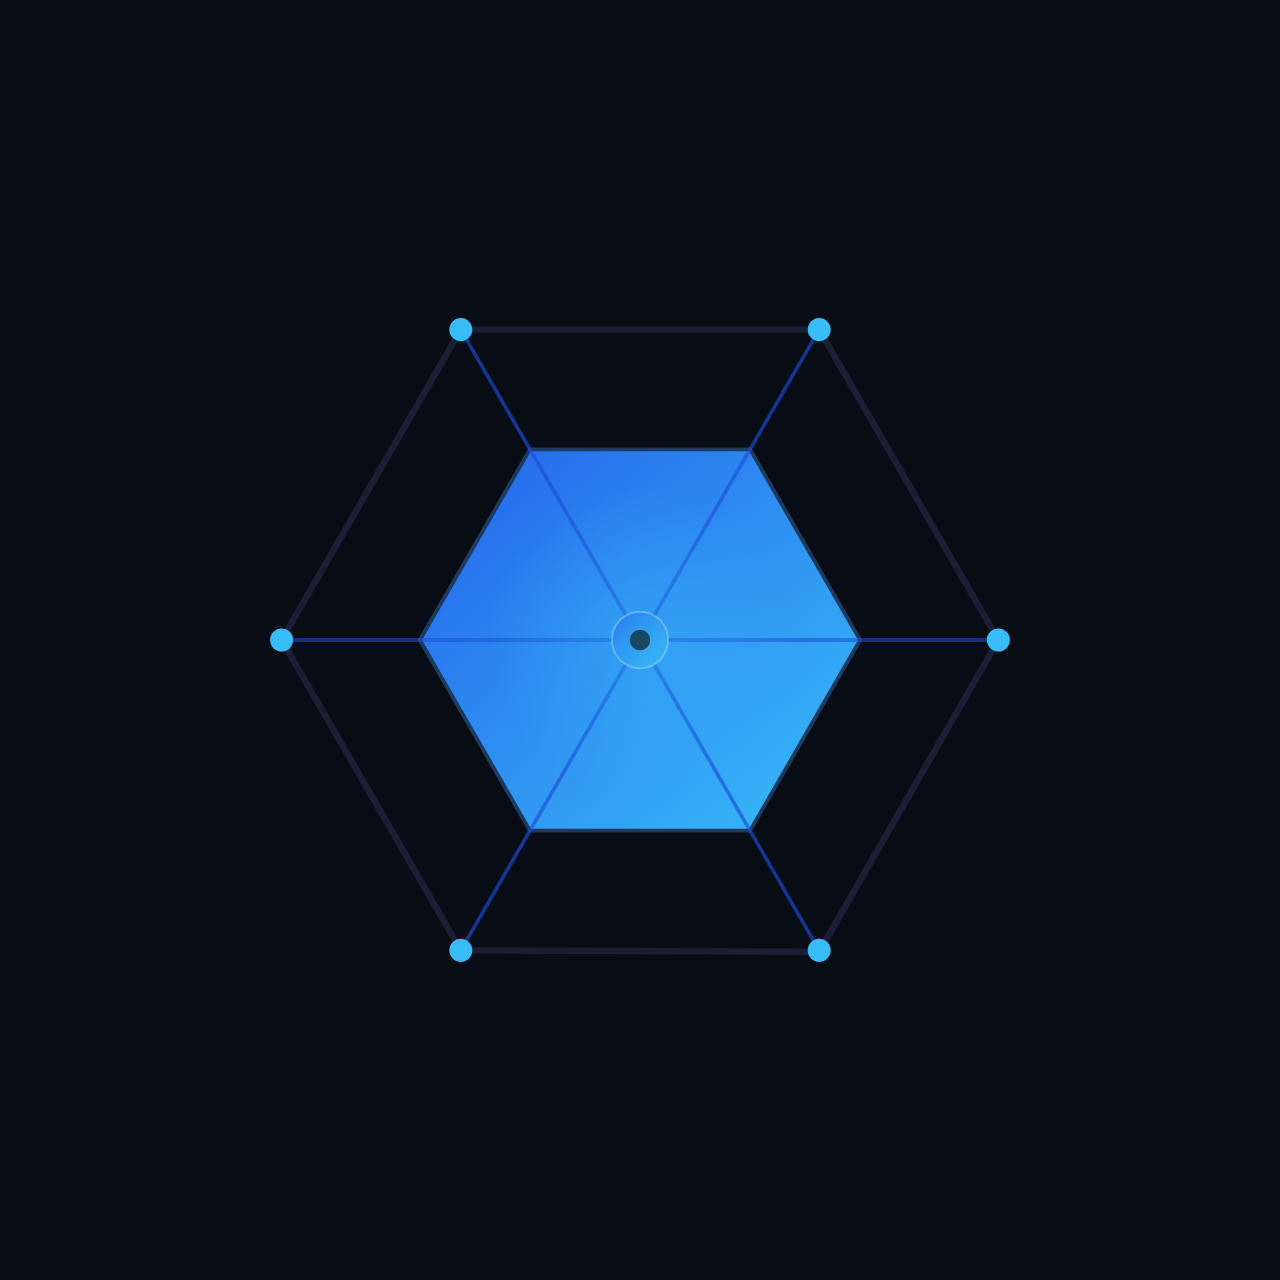
<file: Logos/logo-mark.html>
<!DOCTYPE html>
<html><head><meta charset="UTF-8"><title>Sullivan Technologies Logo Mark</title>
<style>html,body{margin:0;padding:0;background:#080c14}
svg{display:block;width:100%;height:100%}</style></head>
<body>
<svg viewBox="0 0 500 500" preserveAspectRatio="xMidYMid meet" xmlns="http://www.w3.org/2000/svg">
  <defs>
    <linearGradient id="bg" x1="0" y1="0" x2="1" y2="1">
      <stop offset="0%" stop-color="#2563eb"/><stop offset="100%" stop-color="#38bdf8"/>
    </linearGradient>
    <radialGradient id="glow2" cx="50%" cy="50%" r="50%">
      <stop offset="0%" stop-color="#38bdf8" stop-opacity="0.35"/><stop offset="100%" stop-color="#38bdf8" stop-opacity="0"/>
    </radialGradient>
  </defs>


  <!-- outer hexagon — regular flat-top, R=140 -->
  <polygon points="390,250 320,128.76 180,128.76 110,250 180,371.24 320,371.76"
           fill="none" stroke="#1a1f35" stroke-width="2.5" stroke-linejoin="miter"/>

  <!-- inner hexagon — regular flat-top, R=86, blue gradient fill -->
  <polygon points="336,250 293,175.52 207,175.52 164,250 207,324.48 293,324.48"
           fill="url(#bg)" stroke="#1e3a5f" stroke-width="1.5" stroke-linejoin="miter"/>

  <!-- accent in Concept 2 (Network Mark) style: hub-and-spoke from inner-hex center to each outer-hex corner. -->
  <g stroke="#1d4ed8" stroke-width="1.5" stroke-linecap="round" opacity="0.55" fill="none">
    <line x1="250" y1="250" x2="390" y2="250"/>
    <line x1="250" y1="250" x2="320" y2="128.76"/>
    <line x1="250" y1="250" x2="180" y2="128.76"/>
    <line x1="250" y1="250" x2="110" y2="250"/>
    <line x1="250" y1="250" x2="180" y2="371.24"/>
    <line x1="250" y1="250" x2="320" y2="371.24"/>
  </g>
  <!-- faint cross-lines between opposite outer-hex corners (Concept 2 network motif) -->
  <g stroke="#1d4ed8" stroke-width="0.8" stroke-linecap="round" opacity="0.25" fill="none">
    <line x1="180" y1="128.76" x2="320" y2="371.24"/>
    <line x1="320" y1="128.76" x2="180" y2="371.24"/>
  </g>
  <!-- 6 corner dots in #38bdf8 (Concept 2 corner-node style) -->
  <g fill="#38bdf8">
    <circle cx="390" cy="250" r="4.5"/>
    <circle cx="320" cy="128.76" r="4.5"/>
    <circle cx="180" cy="128.76" r="4.5"/>
    <circle cx="110" cy="250" r="4.5"/>
    <circle cx="180" cy="371.24" r="4.5"/>
    <circle cx="320" cy="371.24" r="4.5"/>
  </g>
  <!-- center node in Concept 2 style: gradient-filled circle + faint white ring + dark core -->
  <circle cx="250" cy="250" r="11" fill="url(#bg)"/>
  <circle cx="250" cy="250" r="11" fill="none" stroke="#ffffff" stroke-width="0.8" opacity="0.35"/>
  <circle cx="250" cy="250" r="4" fill="#080c14"/>
  <!-- soft blue glow behind the center node (Concept 2 glow2) -->
  <circle cx="250" cy="250" r="60" fill="url(#glow2)"/>
</svg>
</body></html>
</file>
